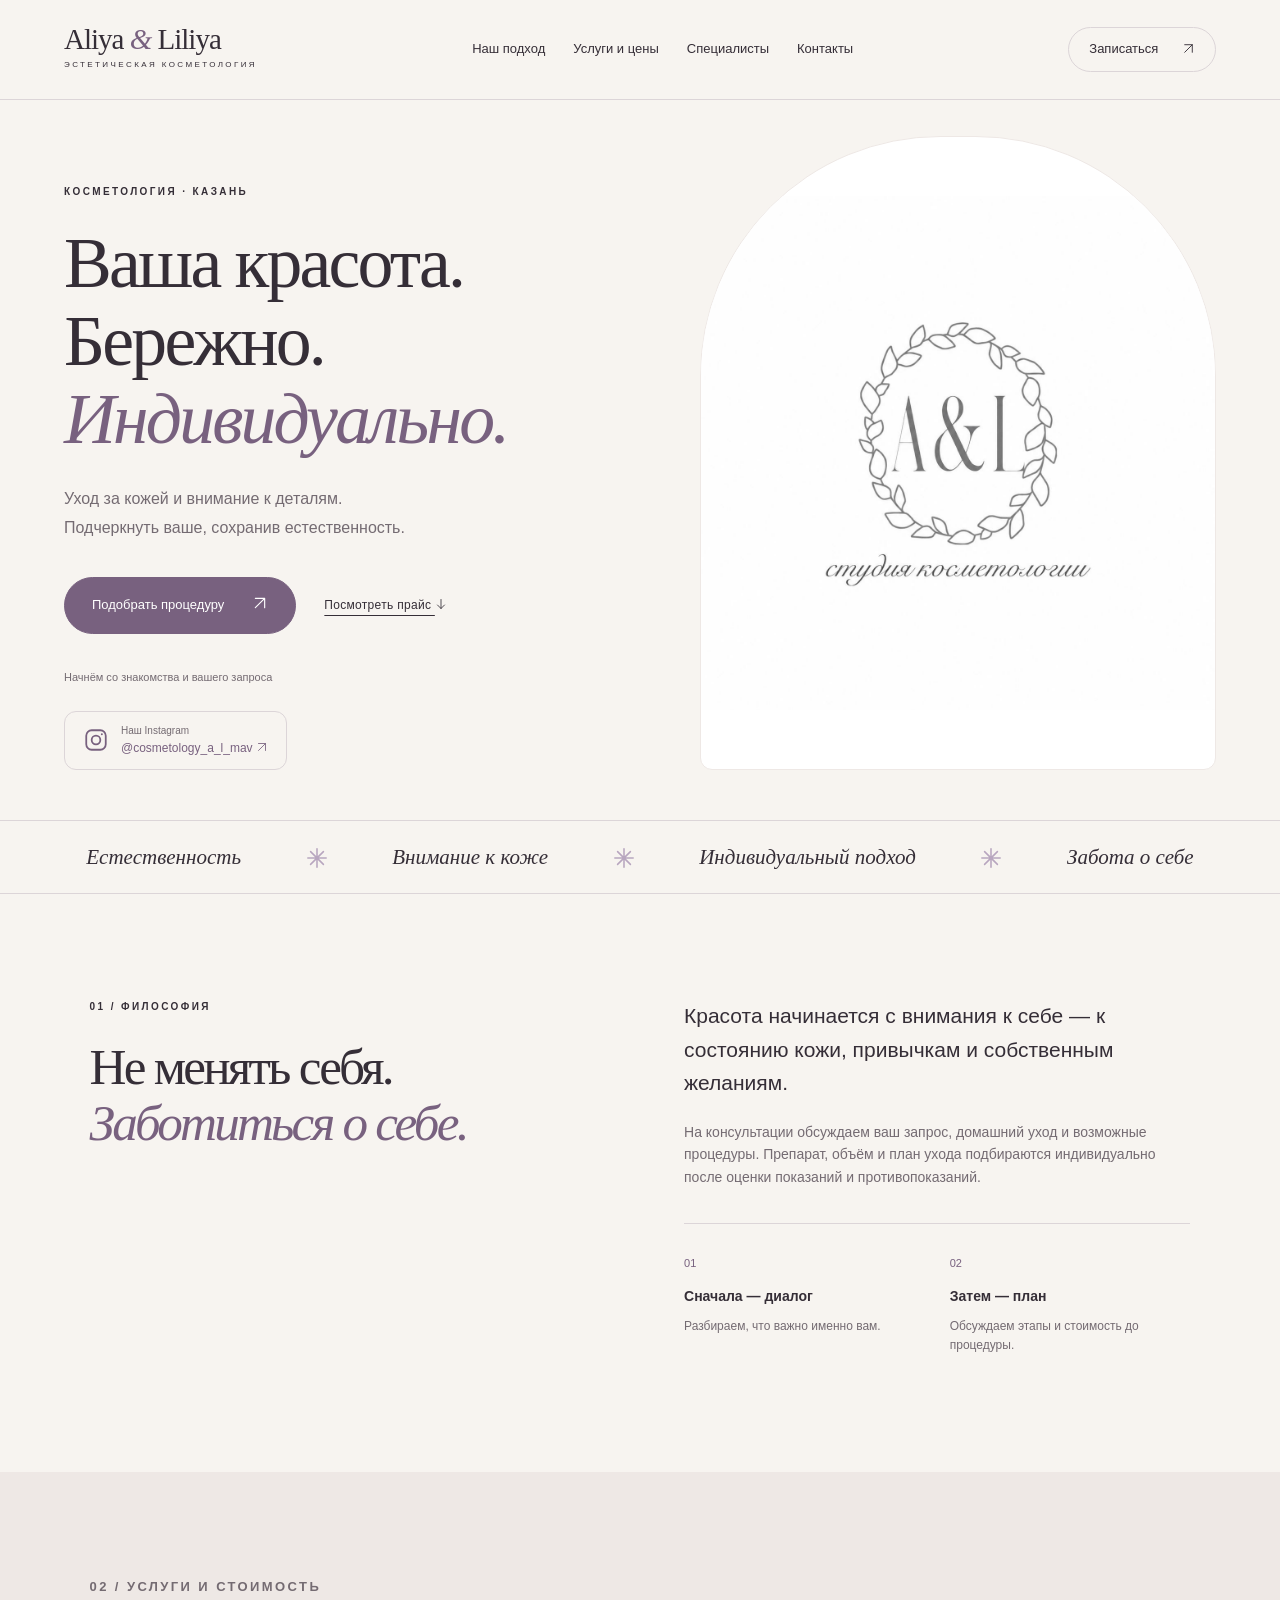
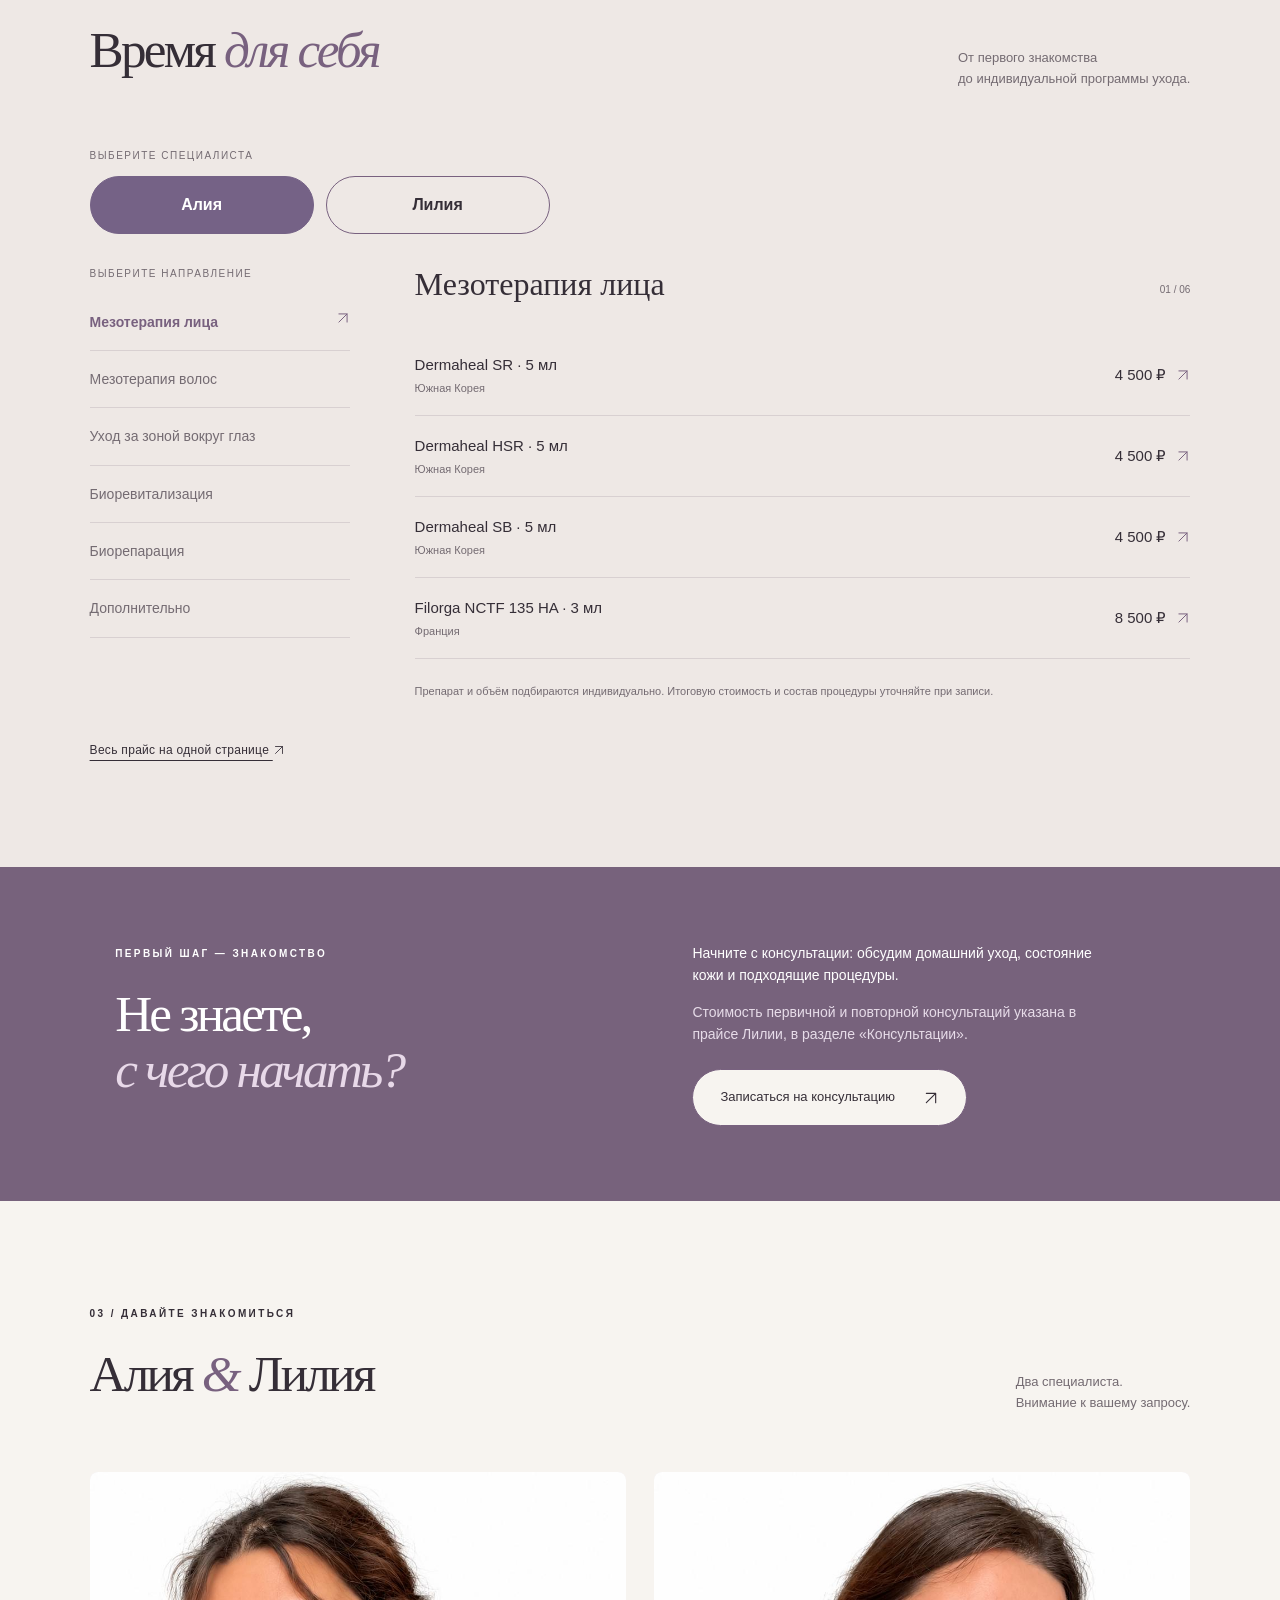
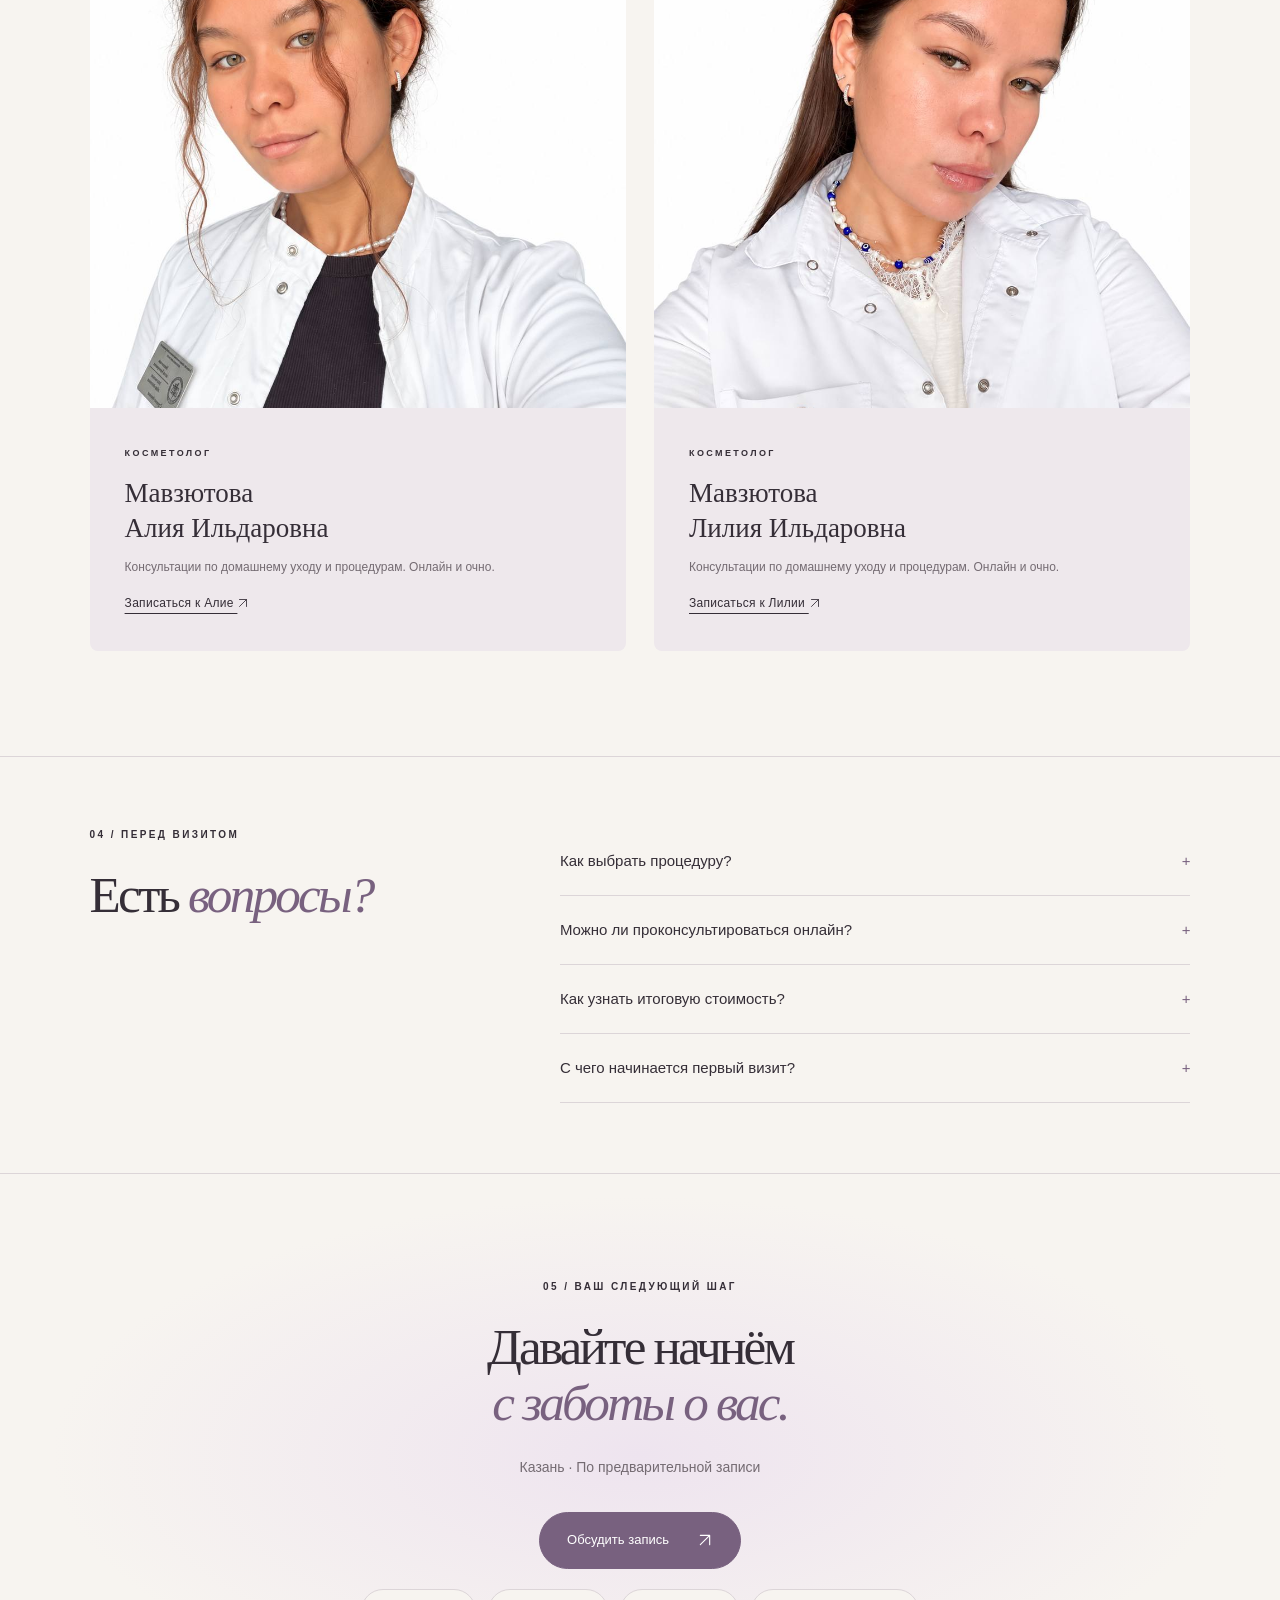
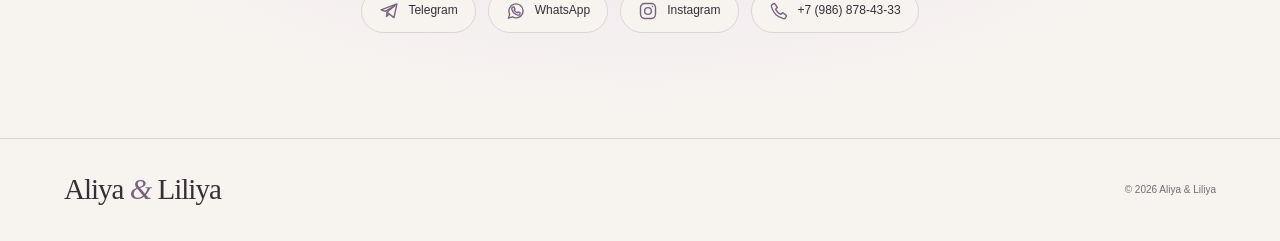
<file: index.html>
<!doctype html>
<html lang="ru">
<head>
<meta charset="utf-8"><meta name="viewport" content="width=device-width,initial-scale=1">
<meta name="theme-color" content="#f5f1ed"><meta name="description" content="Aliya & Liliya — косметология в Казани. Консультации, уходовые процедуры, мезотерапия, биоревитализация и контурная пластика губ. Услуги и цены.">
<title>Aliya & Liliya — косметология в Казани</title>
<link rel="icon" href="assets/favicon.svg" type="image/svg+xml"><link rel="stylesheet" href="style.css?v=9">
<script defer src="config.js?v=9"></script><script defer src="catalog.js?v=9"></script><script defer src="app.js?v=9"></script>
</head>
<body>
<a class="skip" href="#services">Перейти к услугам</a>
<header><a class="brand" href="#home">Aliya <i>&</i> Liliya<span>эстетическая косметология</span></a><nav aria-label="Главная навигация"><a href="#approach">Наш подход</a><a href="#services">Услуги и цены</a><a href="#specialists">Специалисты</a><a href="#contacts">Контакты</a></nav><button class="small-btn" data-book>Записаться <span><svg class="ui-icon" viewBox="0 0 24 24" fill="none" stroke="currentColor" stroke-width="1.7" stroke-linecap="round" stroke-linejoin="round" aria-hidden="true" focusable="false"><path d="M5 19 19 5M5 5h14v14"/></svg></span></button><button class="menu-toggle" aria-label="Открыть меню" aria-expanded="false"><svg class="ui-icon" viewBox="0 0 24 24" fill="none" stroke="currentColor" stroke-width="1.7" stroke-linecap="round" stroke-linejoin="round" aria-hidden="true" focusable="false"><path d="M4 6h16M4 12h16M4 18h16"/></svg></button></header>
<main>
<section class="hero" id="home"><div class="hero-copy"><p class="eyebrow">КОСМЕТОЛОГИЯ · КАЗАНЬ</p><h1>Ваша красота.<br>Бережно.<br><em>Индивидуально.</em></h1><p class="intro">Уход за кожей и внимание к деталям.<br>Подчеркнуть ваше, сохранив естественность.</p><div class="actions"><button class="button" data-book>Подобрать процедуру <span><svg class="ui-icon" viewBox="0 0 24 24" fill="none" stroke="currentColor" stroke-width="1.7" stroke-linecap="round" stroke-linejoin="round" aria-hidden="true" focusable="false"><path d="M5 19 19 5M5 5h14v14"/></svg></span></button><a class="text-link" href="#services">Посмотреть прайс <svg class="ui-icon" viewBox="0 0 24 24" fill="none" stroke="currentColor" stroke-width="1.7" stroke-linecap="round" stroke-linejoin="round" aria-hidden="true" focusable="false"><path d="M12 3v18m-7-7 7 7 7-7"/></svg></a></div><p class="hero-note">Начнём со знакомства и вашего запроса</p><a class="instagram-link" href="https://www.instagram.com/cosmetology_a_l_mav/" target="_blank" rel="noopener noreferrer"><img class="contact-icon hero-social-icon" src="assets/icon-instagram.svg" width="26" height="26" alt="" aria-hidden="true"><span>Наш Instagram<strong>@cosmetology_a_l_mav <svg class="ui-icon" viewBox="0 0 24 24" fill="none" stroke="currentColor" stroke-width="1.7" stroke-linecap="round" stroke-linejoin="round" aria-hidden="true" focusable="false"><path d="M5 19 19 5M5 5h14v14"/></svg></strong></span></a></div><div class="hero-art"><img class="studio-logo" src="assets/studio-logo.jpg" alt="A&amp;L — студия косметологии" width="1254" height="1254" fetchpriority="high"></div></section>
<div class="ticker" aria-hidden="true"><span>Естественность</span><b><svg class="ui-icon" viewBox="0 0 24 24" fill="none" stroke="currentColor" stroke-width="1.7" stroke-linecap="round" stroke-linejoin="round" aria-hidden="true" focusable="false"><path d="M12 2v20M2 12h20M5 5l14 14M5 19 19 5"/></svg></b><span>Внимание к коже</span><b><svg class="ui-icon" viewBox="0 0 24 24" fill="none" stroke="currentColor" stroke-width="1.7" stroke-linecap="round" stroke-linejoin="round" aria-hidden="true" focusable="false"><path d="M12 2v20M2 12h20M5 5l14 14M5 19 19 5"/></svg></b><span>Индивидуальный подход</span><b><svg class="ui-icon" viewBox="0 0 24 24" fill="none" stroke="currentColor" stroke-width="1.7" stroke-linecap="round" stroke-linejoin="round" aria-hidden="true" focusable="false"><path d="M12 2v20M2 12h20M5 5l14 14M5 19 19 5"/></svg></b><span>Забота о себе</span></div>
<section class="approach section" id="approach"><div><p class="eyebrow">01 / ФИЛОСОФИЯ</p><h2>Не менять себя.<br><em>Заботиться о себе.</em></h2></div><div class="approach-right"><p class="lead">Красота начинается с внимания к себе — к состоянию кожи, привычкам и собственным желаниям.</p><p>На консультации обсуждаем ваш запрос, домашний уход и возможные процедуры. Препарат, объём и план ухода подбираются индивидуально после оценки показаний и противопоказаний.</p><div class="principles"><div><span>01</span><h3>Сначала — диалог</h3><p>Разбираем, что важно именно вам.</p></div><div><span>02</span><h3>Затем — план</h3><p>Обсуждаем этапы и стоимость до процедуры.</p></div></div></div></section>
<section class="price-section section" id="services"><div class="section-heading"><div><p class="eyebrow">02 / УСЛУГИ И СТОИМОСТЬ</p><h2>Время <em>для себя</em></h2></div><p>От первого знакомства<br>до индивидуальной программы ухода.</p></div><p class="category-hint">Выберите специалиста</p><div class="specialist-picker" role="group" aria-label="Специалист"></div><div class="price-layout"><div class="category-picker"><p class="category-hint">Выберите направление</p><div class="categories" role="group" aria-label="Категории услуг"></div></div><div class="price-content"><div class="price-head"><h3 id="category-title"></h3><span id="category-count"></span></div><p id="category-description"></p><div id="price-list" aria-live="polite"></div><p class="price-note">Препарат и объём подбираются индивидуально. Итоговую стоимость и состав процедуры уточняйте при записи.</p></div></div><noscript><p>Для просмотра интерактивного прайса включите JavaScript. Для полной страницы прайса также нужен JavaScript.</p></noscript><a class="text-link full-price" href="price.html">Весь прайс на одной странице <svg class="ui-icon" viewBox="0 0 24 24" fill="none" stroke="currentColor" stroke-width="1.7" stroke-linecap="round" stroke-linejoin="round" aria-hidden="true" focusable="false"><path d="M5 19 19 5M5 5h14v14"/></svg></a></section>
<section class="consultation"><div><p class="eyebrow">ПЕРВЫЙ ШАГ — ЗНАКОМСТВО</p><h2>Не знаете,<br><em>с чего начать?</em></h2></div><div><p>Начните с консультации: обсудим домашний уход, состояние кожи и подходящие процедуры.</p><p class="consult-note">Стоимость первичной и повторной консультаций указана в прайсе Лилии, в разделе «Консультации».</p><button class="button light" data-book="Первичная консультация — Лилия Ильдаровна">Записаться на консультацию <svg class="ui-icon" viewBox="0 0 24 24" fill="none" stroke="currentColor" stroke-width="1.7" stroke-linecap="round" stroke-linejoin="round" aria-hidden="true" focusable="false"><path d="M5 19 19 5M5 5h14v14"/></svg></button></div></section>
<section class="section" id="specialists"><p class="eyebrow">03 / ДАВАЙТЕ ЗНАКОМИТЬСЯ</p><div class="section-heading"><h2>Алия <em>&</em> Лилия</h2><p>Два специалиста.<br>Внимание к вашему запросу.</p></div><div class="team"><article><img class="specialist-photo photo-aliya" src="assets/aliya-white.jpg" alt="Алия Ильдаровна" width="960" height="1280" loading="lazy"><div><span class="eyebrow">КОСМЕТОЛОГ</span><h3>Мавзютова<br>Алия Ильдаровна</h3><p>Консультации по домашнему уходу и процедурам. Онлайн и очно.</p><button class="text-link" data-book="Консультация — Алия Ильдаровна">Записаться к Алие <svg class="ui-icon" viewBox="0 0 24 24" fill="none" stroke="currentColor" stroke-width="1.7" stroke-linecap="round" stroke-linejoin="round" aria-hidden="true" focusable="false"><path d="M5 19 19 5M5 5h14v14"/></svg></button></div></article><article><img class="specialist-photo photo-liliya" src="assets/liliya-white.jpg" alt="Лилия Ильдаровна" width="960" height="1280" loading="lazy"><div><span class="eyebrow">КОСМЕТОЛОГ</span><h3>Мавзютова<br>Лилия Ильдаровна</h3><p>Консультации по домашнему уходу и процедурам. Онлайн и очно.</p><button class="text-link" data-book="Консультация — Лилия Ильдаровна">Записаться к Лилии <svg class="ui-icon" viewBox="0 0 24 24" fill="none" stroke="currentColor" stroke-width="1.7" stroke-linecap="round" stroke-linejoin="round" aria-hidden="true" focusable="false"><path d="M5 19 19 5M5 5h14v14"/></svg></button></div></article></div></section>
<section class="faq section"><div><p class="eyebrow">04 / ПЕРЕД ВИЗИТОМ</p><h2>Есть <em>вопросы?</em></h2></div><div><details><summary>Как выбрать процедуру?<span>+</span></summary><p>Если пока не определились, выберите консультацию. Сначала обсудим ваш запрос и уход, затем возможный план процедур.</p></details><details><summary>Можно ли проконсультироваться онлайн?<span>+</span></summary><p>Да. В прайсе предусмотрены онлайн- и офлайн-консультации по домашнему уходу и процедурам. Необходимость очного осмотра обсуждается индивидуально.</p></details><details><summary>Как узнать итоговую стоимость?<span>+</span></summary><p>В прайсе указаны цены услуг и объёмы там, где они предусмотрены. Выберите мастера и нужную категорию, чтобы посмотреть актуальную стоимость. Перед записью уточните состав выбранной процедуры и необходимость дополнительных услуг.</p></details><details><summary>С чего начинается первый визит?<span>+</span></summary><p>Со знакомства и обсуждения вашего запроса. Сообщите специалисту о заболеваниях, принимаемых препаратах, аллергиях и ранее проведённых процедурах.</p></details></div></section>
<section class="contacts section" id="contacts"><p class="eyebrow">05 / ВАШ СЛЕДУЮЩИЙ ШАГ</p><h2>Давайте начнём<br><em>с заботы о вас.</em></h2><p id="location">Казань · по предварительной записи</p><div class="actions"><button class="button" data-book>Обсудить запись <svg class="ui-icon" viewBox="0 0 24 24" fill="none" stroke="currentColor" stroke-width="1.7" stroke-linecap="round" stroke-linejoin="round" aria-hidden="true" focusable="false"><path d="M5 19 19 5M5 5h14v14"/></svg></button><div id="contact-links"></div></div></section>
</main><footer><a class="brand" href="#home">Aliya <i>&</i> Liliya</a><span>© <span id="year">2026</span> Aliya & Liliya</span></footer>
<dialog id="booking"><button class="close" aria-label="Закрыть">×</button><p class="eyebrow">ЗАПИСЬ НА КОНСУЛЬТАЦИЮ И ПРОЦЕДУРЫ</p><h2>Начнём <em>с диалога</em></h2><p id="booking-help"></p><label for="message">Сообщение для записи</label><textarea id="message" rows="4"></textarea><div id="booking-links"></div><button class="button" id="copy">Скопировать сообщение</button><p id="copy-status" role="status"></p><p class="dialog-note">Запись считается подтверждённой после согласования со специалистом.</p></dialog>
</body></html>
</file>
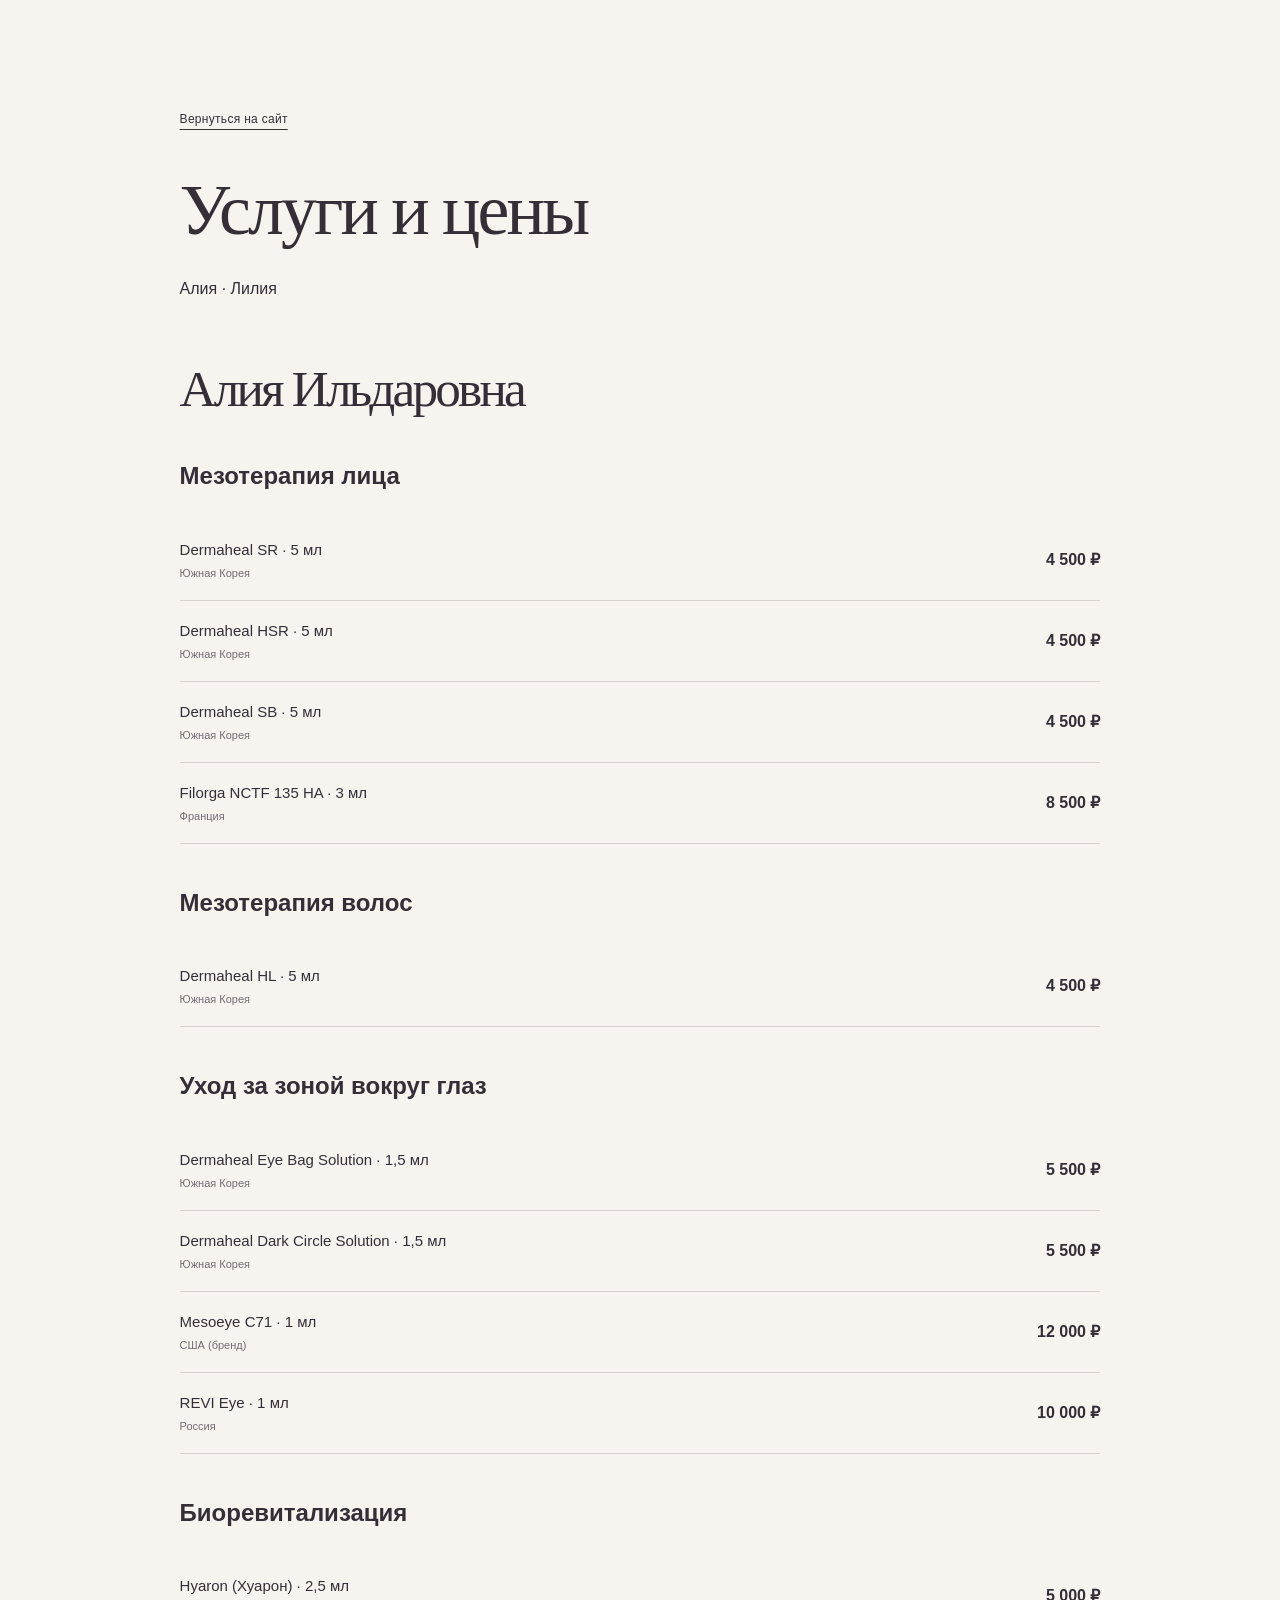
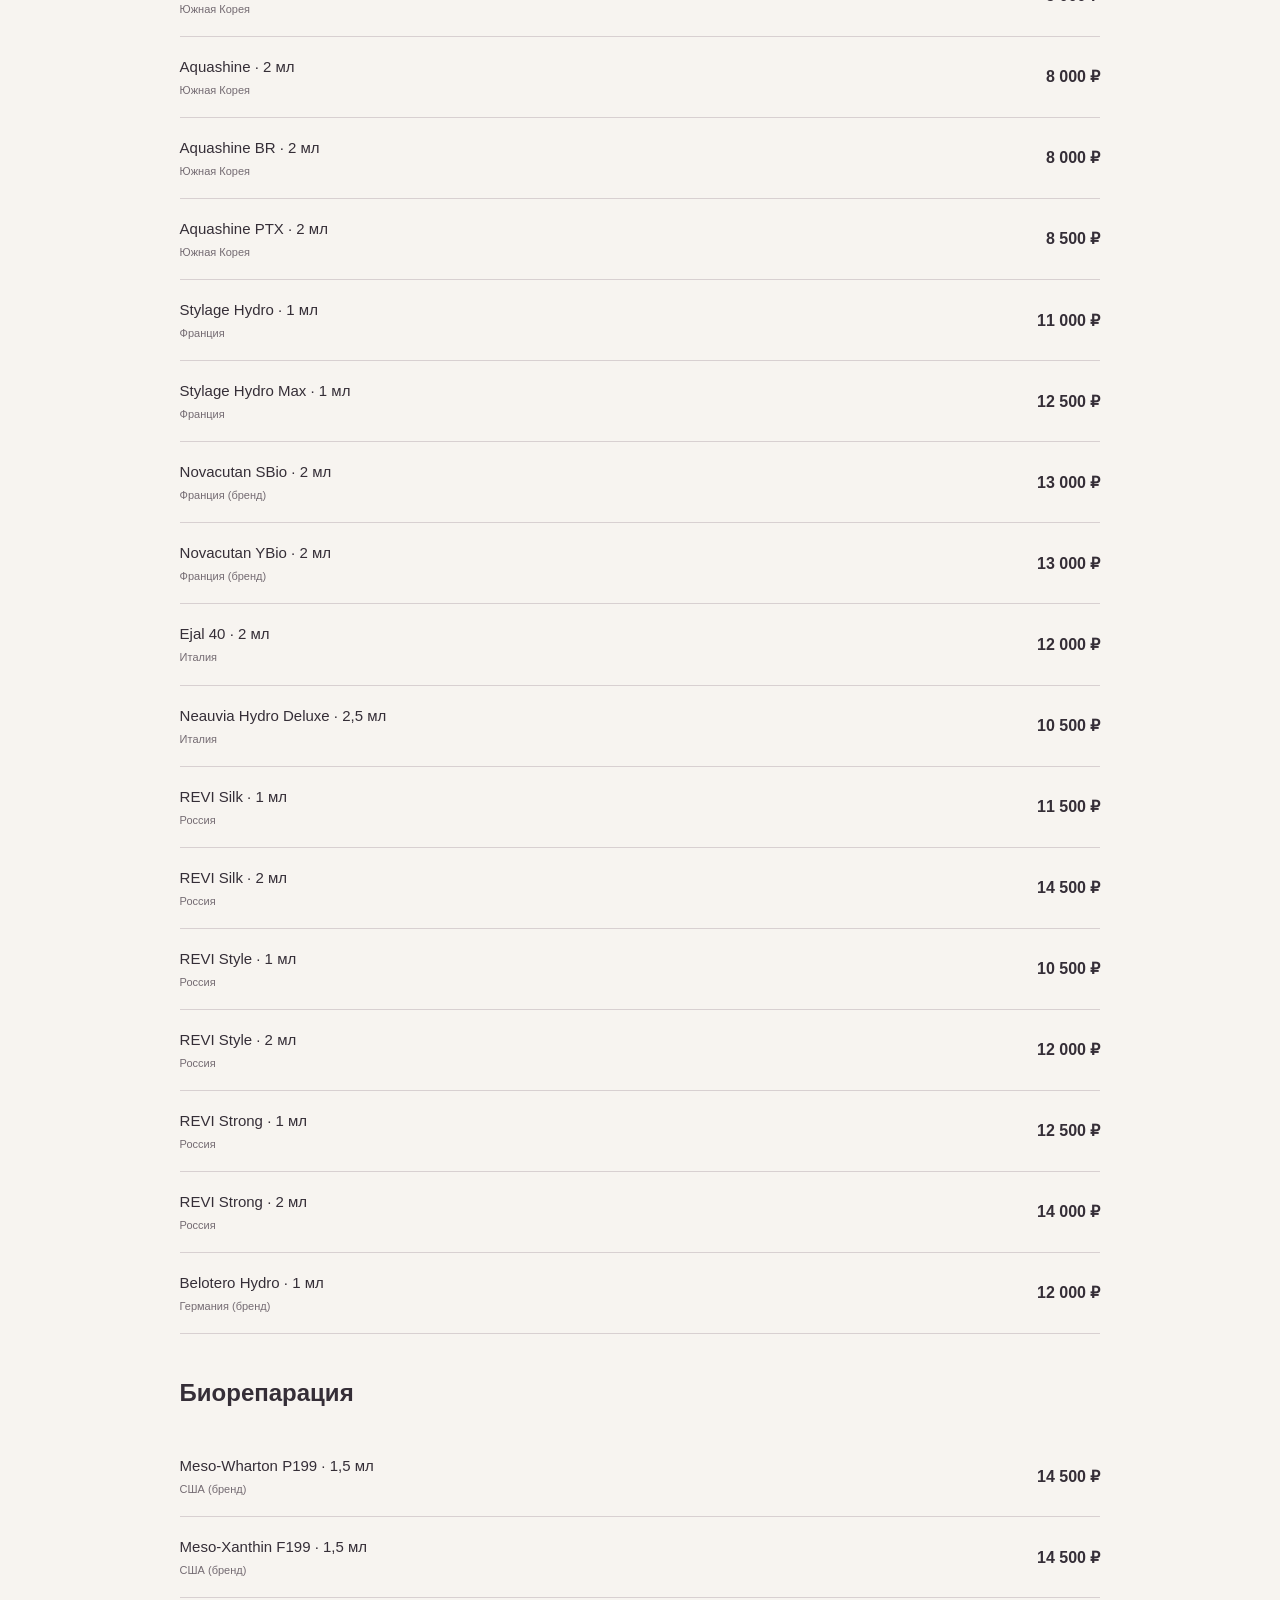
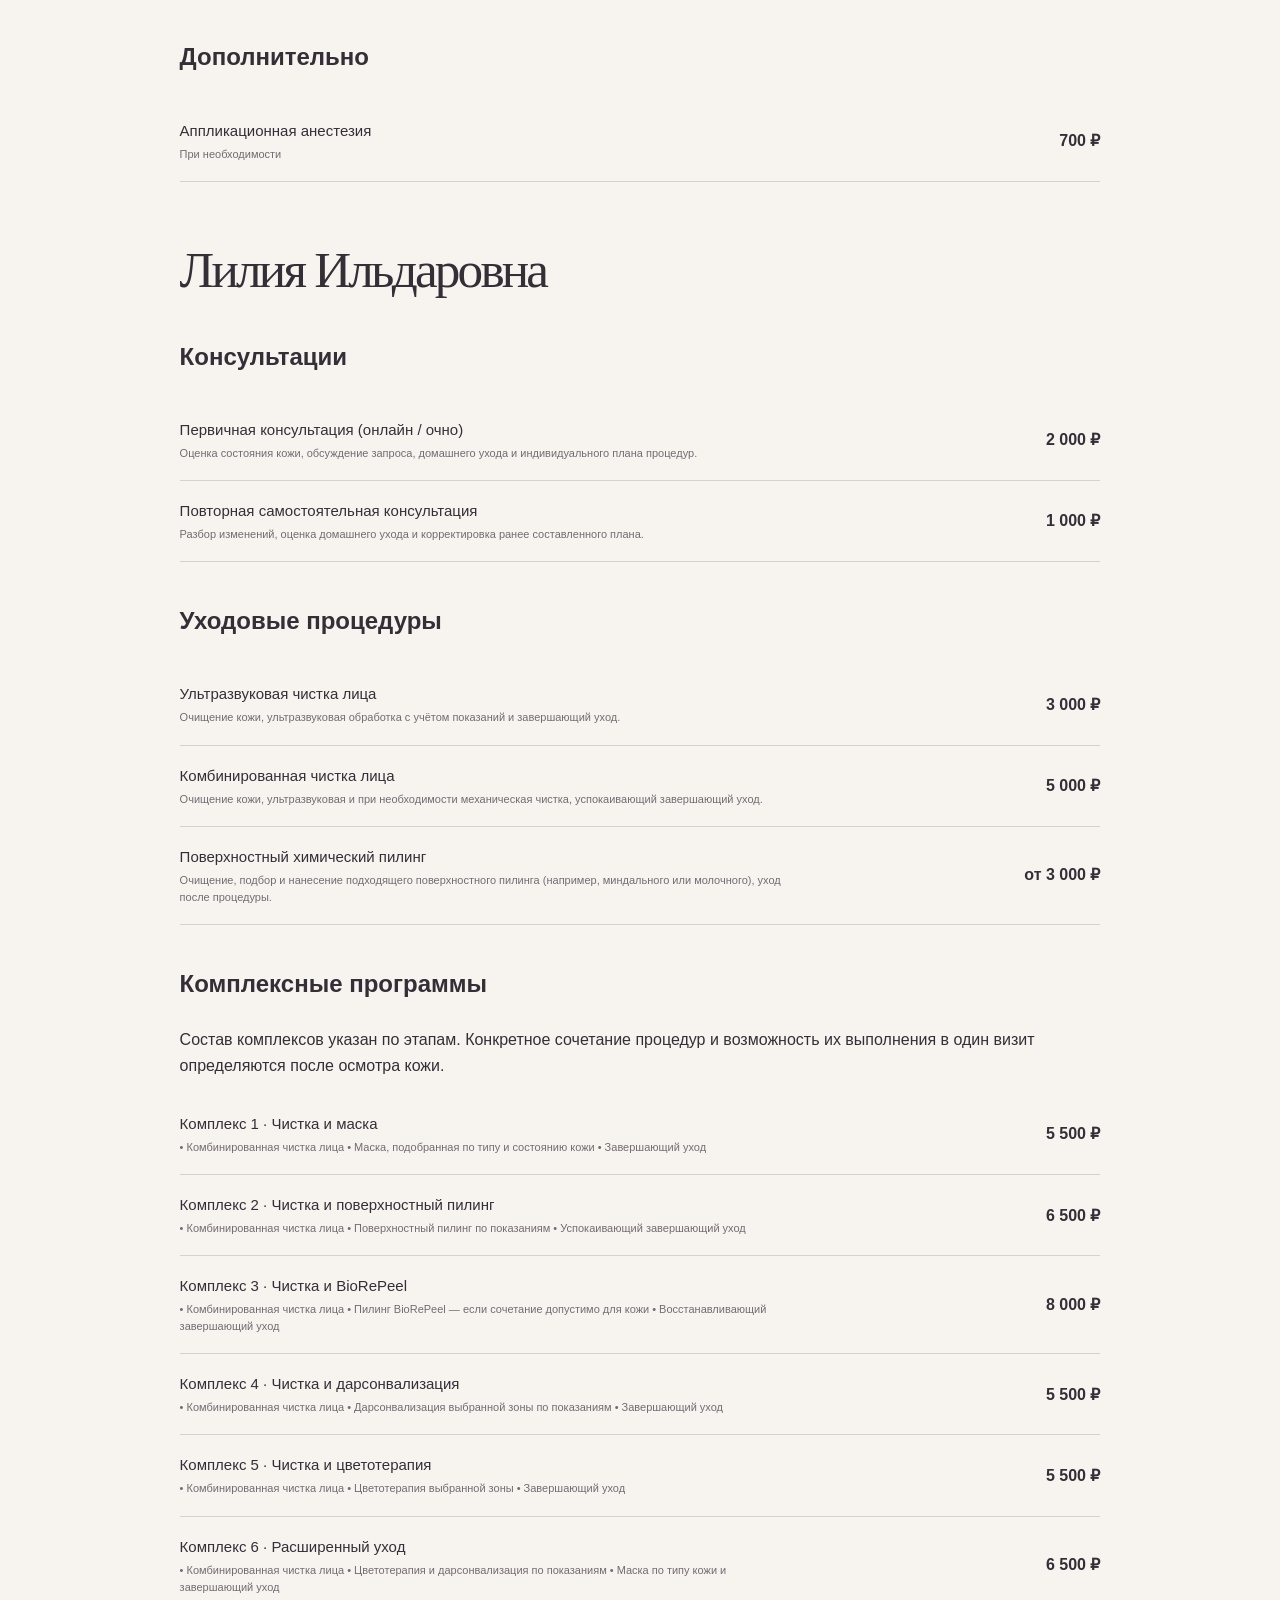
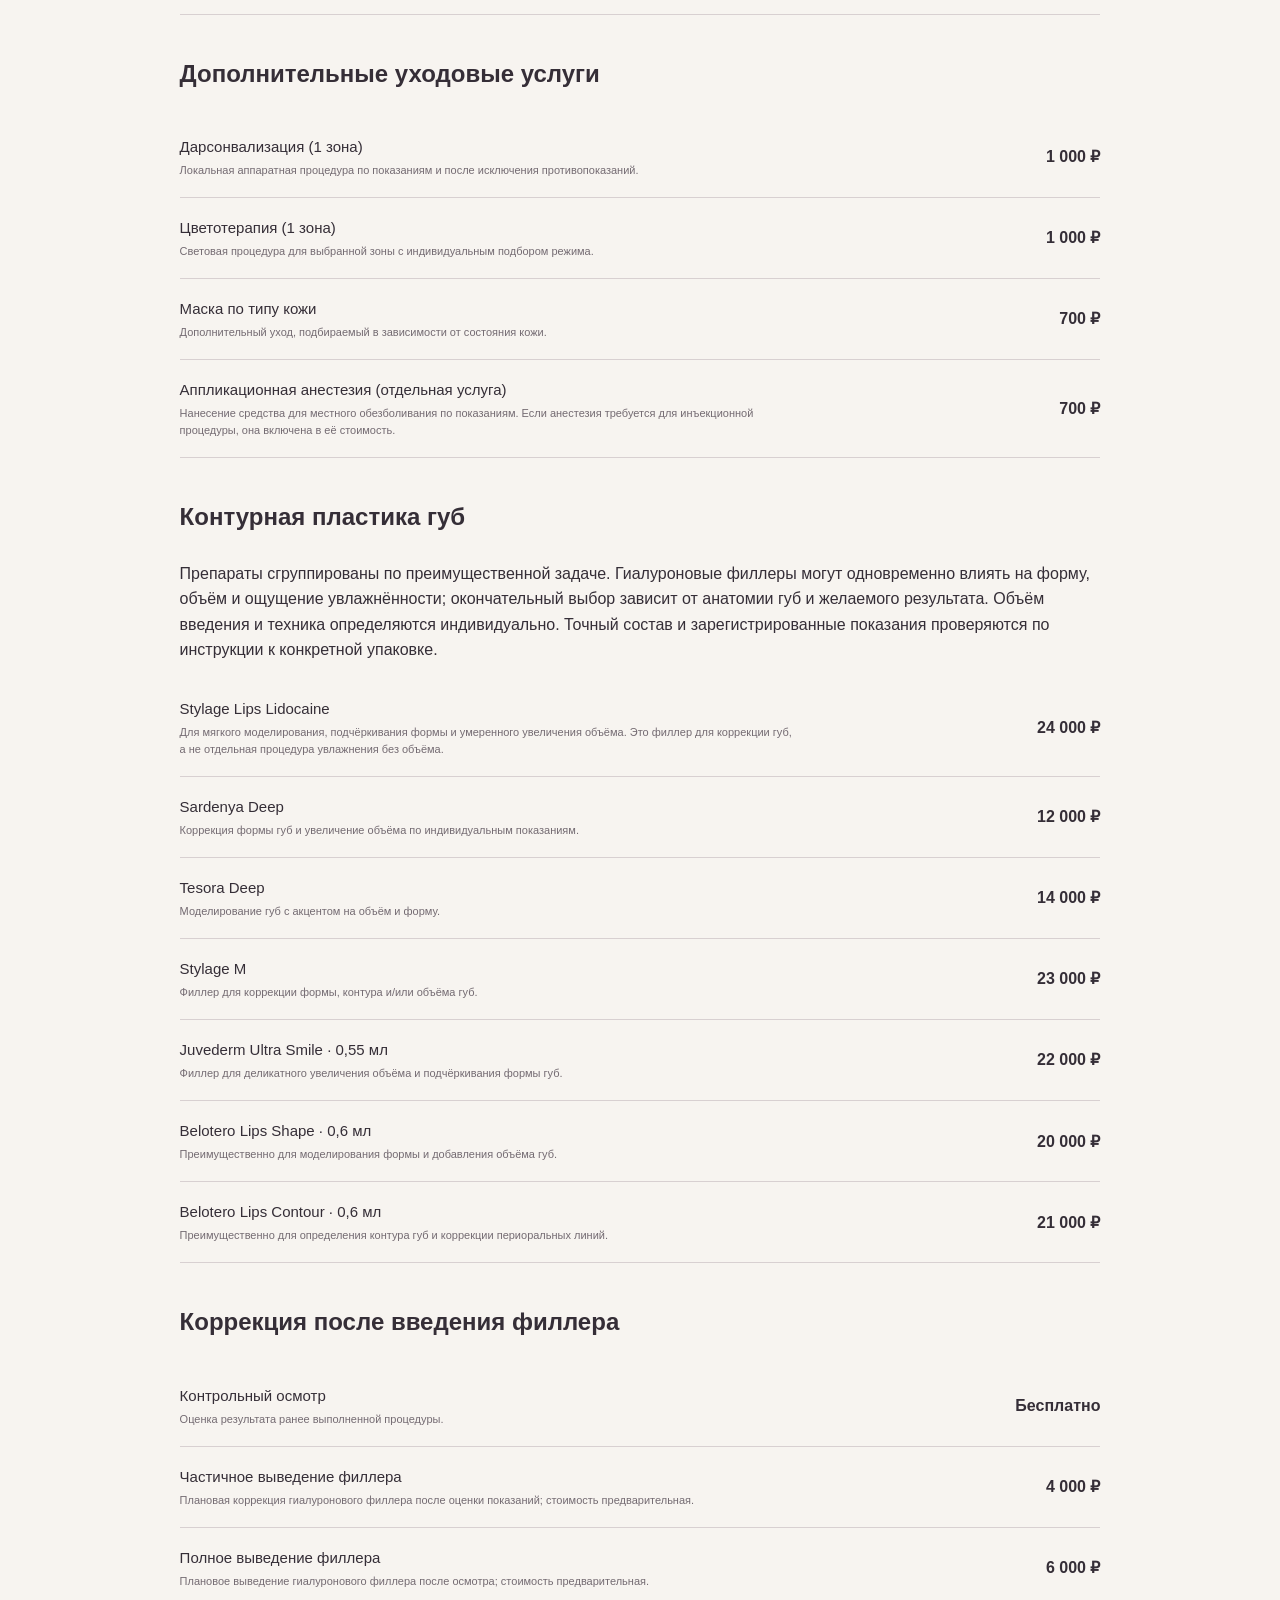
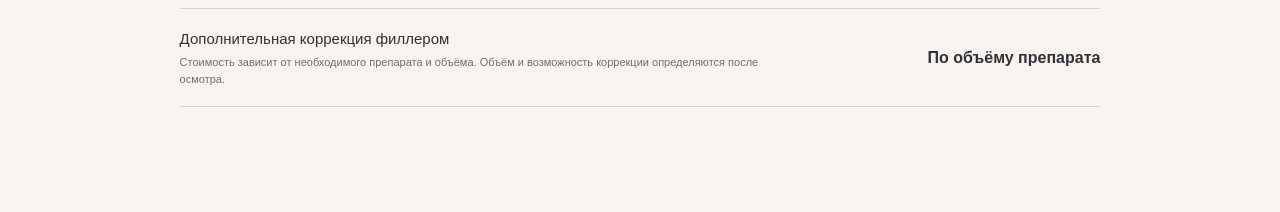
<file: price.html>
<!doctype html>
<html lang="ru">
<head>
<meta charset="utf-8">
<meta name="viewport" content="width=device-width,initial-scale=1">
<title>Полный прайс — Aliya &amp; Liliya</title>
<link rel="stylesheet" href="style.css?v=9">
<script defer src="catalog.js?v=9"></script>
<script defer src="price.js?v=9"></script>
</head>
<body>
<main class="section price-document" style="max-width:1100px;margin:auto">
<a class="text-link" href="index.html#services">Вернуться на сайт</a>
<h1 style="margin-top:40px">Услуги и цены</h1>
<p id="price-navigation" aria-label="Специалисты"></p>
<div id="full-price"></div>
<noscript><p>Включите JavaScript, чтобы увидеть актуальный прайс.</p></noscript>
</main>
</body>
</html>
</file>
<file: style.css>
:root{--paper:#f7f4f0;--ink:#352e37;--muted:#746b72;--purple:#78617f;--line:#dcd5d8;--pale:#eee7ef}*{box-sizing:border-box}html{scroll-behavior:smooth;scroll-padding-top:100px}body{margin:0;background:var(--paper);color:var(--ink);font:16px/1.6 Arial,sans-serif}button,a{-webkit-tap-highlight-color:transparent}a{color:inherit;text-decoration:none}button{font:inherit;cursor:pointer}button:focus-visible,a:focus-visible,summary:focus-visible,textarea:focus-visible{outline:3px solid #a482af;outline-offset:5px}header{height:100px;padding:0 5%;display:flex;align-items:center;justify-content:space-between;gap:28px;border-bottom:1px solid var(--line);background:var(--paper);position:relative;z-index:10}.brand{font:29px/1.1 Georgia,serif;white-space:nowrap;letter-spacing:-1px}.brand i{color:var(--purple)}.brand span{display:block;font:8px/2.5 Arial,sans-serif;letter-spacing:2.4px;text-transform:uppercase}nav{display:flex;gap:28px;font-size:13px}nav a:hover,.text-link:hover{color:var(--purple)}.small-btn{background:none;border:1px solid var(--line);padding:11px 20px;border-radius:30px;font-size:13px}.small-btn span{margin-left:20px}.menu-toggle{display:none}.hero{display:grid;grid-template-columns:1.12fr 1fr;min-height:710px;padding:36px 5% 50px;gap:5%}.hero-copy{padding-top:48px}.eyebrow{font-size:10px;letter-spacing:2.4px;font-weight:600;margin:0 0 24px}h1,h2,h3,p{margin-top:0}h1,h2{font-family:Georgia,'Times New Roman',serif;font-weight:400;letter-spacing:-2.8px;line-height:1.09}h1{font-size:clamp(48px,5.6vw,86px);margin-bottom:27px}em{font-weight:400;color:var(--purple)}.intro{color:var(--muted);font-size:16px;line-height:1.8}.actions{display:flex;align-items:center;gap:28px;flex-wrap:wrap;margin-top:34px}.button{display:inline-flex;justify-content:center;gap:28px;align-items:center;background:var(--purple);color:white;border:1px solid var(--purple);border-radius:50px;padding:17px 27px;font-size:13px;transition:background .2s,transform .2s}.button:hover{background:#604d66;transform:translateY(-2px)}.text-link{font-size:12px;letter-spacing:.3px;background:none;border:0;padding:0;text-decoration:underline;text-underline-offset:6px}.hero-note{font-size:11px;color:var(--muted);margin:35px 0 0}.hero-art{position:relative;min-height:610px;border-radius:240px 240px 8px 8px;background:#fff;background-size:auto 410%;background-position:52% top;overflow:hidden}.art-label{position:absolute;left:0;right:0;bottom:90px;text-align:center;color:#fff;font-size:11px;letter-spacing:4px;text-shadow:0 1px 15px #80695f}.art-label i{font:italic 43px Georgia,serif;letter-spacing:-1px}.art-bottom{position:absolute;bottom:25px;left:28px;right:28px;display:flex;justify-content:space-between;color:#fff;font-size:8px;letter-spacing:2px}.ticker{border-block:1px solid var(--line);display:flex;justify-content:space-around;align-items:center;gap:20px;padding:23px 5%;font:italic 21px Georgia,serif}.ticker b{font:22px Arial;color:#b8a6bf}.section{padding:105px 7%;scroll-margin-top:15px}h2{font-size:clamp(40px,4vw,60px);margin-bottom:25px}.approach{display:grid;grid-template-columns:1fr 1fr;gap:8%}.lead{font-size:21px;line-height:1.6}.approach-right>p:not(.lead){color:var(--muted);font-size:14px}.principles{display:grid;grid-template-columns:1fr 1fr;gap:25px;margin-top:35px;border-top:1px solid var(--line);padding-top:25px}.principles span{font-size:11px;color:var(--purple)}.principles h3{font-size:14px;margin:10px 0}.principles p{font-size:12px;color:var(--muted)}.price-section{background:#eee8e5}.section-heading{display:flex;justify-content:space-between;align-items:end;gap:30px;margin-bottom:45px}.section-heading p{font-size:13px;color:var(--muted)}.price-layout{display:grid;grid-template-columns:260px 1fr;gap:65px}.categories{display:flex;flex-direction:column;align-items:stretch}.categories button{padding:17px 0;text-align:left;background:none;border:0;border-bottom:1px solid #d8d0d1;font-size:14px;display:flex;justify-content:space-between;color:var(--muted)}.categories button[aria-pressed=true]{color:var(--purple);font-weight:bold}.categories button[aria-pressed=true]:after{content:''}.price-head{display:flex;justify-content:space-between;gap:15px;align-items:center}.price-head h3{font:32px Georgia,serif;margin-bottom:12px}.price-head span{font-size:10px;color:var(--muted);white-space:nowrap}#category-description{font-size:13px;color:var(--muted);margin-bottom:20px}.price-row{display:flex;justify-content:space-between;align-items:center;border-bottom:1px solid #d8d0d1;padding:18px 0;gap:24px}.price-row h4{margin:0;font-size:15px;font-weight:400}.price-row small{font-size:11px;color:var(--muted);display:block;margin-top:3px}.price-row button{background:none;border:0;white-space:nowrap;color:var(--ink);font-size:15px;padding:8px 0 8px 10px}.price-row button:after{content:'';color:var(--purple);margin-left:10px}.price-note{font-size:11px;color:var(--muted);margin-top:24px}.full-price{display:inline-block;margin-top:30px}.consultation{background:#77627c;color:#fff;padding:75px 9%;display:grid;grid-template-columns:1fr 1fr;gap:10%;align-items:center}.consultation em{color:#e8d9e9}.consultation p:not(.eyebrow){font-size:14px;max-width:420px}.consult-price{font:32px Georgia,serif;margin:25px 0 12px}.consult-price span{font:11px Arial,sans-serif;margin-left:15px}.consult-note{color:#e7dce9}.button.light{background:var(--paper);color:var(--ink);margin-top:10px}.team{display:grid;grid-template-columns:1fr 1fr;gap:28px}.team article{padding:35px;background:#eee8ec;display:flex;gap:25px;align-items:center}.initial{font:85px Georgia,serif;color:#bdaac2}.team h3{font:27px/1.3 Georgia,serif;margin:12px 0}.team p{font-size:12px;color:var(--muted);max-width:270px}.team .eyebrow{font-size:9px}.faq{border-block:1px solid var(--line);display:grid;grid-template-columns:.8fr 1.2fr;gap:50px;padding-top:70px;padding-bottom:70px}details{border-bottom:1px solid var(--line);padding:22px 0}summary{cursor:pointer;display:flex;justify-content:space-between;gap:25px;font-size:15px;list-style:none}summary::-webkit-details-marker{display:none}summary span{color:var(--purple)}details[open] summary span{transform:rotate(45deg)}details p{font-size:13px;color:var(--muted);margin:18px 30px 0 0}.contacts{text-align:center;background:radial-gradient(ellipse at center,#eee4ef,transparent 65%)}.contacts .actions{justify-content:center}.contacts>p:not(.eyebrow){font-size:14px;color:var(--muted)}#contact-links{display:flex;gap:18px;font-size:13px}footer{padding:35px 5%;border-top:1px solid var(--line);display:flex;align-items:center;justify-content:space-between;gap:25px}footer p,footer>span{font-size:10px;color:var(--muted);margin:0}dialog{width:min(560px,calc(100% - 32px));padding:45px;border:1px solid var(--line);border-radius:12px;background:var(--paper);color:var(--ink);max-height:90vh;overflow:auto}dialog::backdrop{background:#332b3b80;backdrop-filter:blur(5px)}dialog h2{font-size:40px}dialog p{font-size:13px}dialog label{font-size:12px;display:block;margin-bottom:8px}.close{position:absolute;top:10px;right:16px;border:0;background:none;font-size:30px;color:var(--ink)}textarea{width:100%;padding:14px;background:#fff;border:1px solid var(--line);border-radius:5px;resize:vertical;font:14px/1.6 Arial;color:var(--ink)}#booking-links{display:flex;flex-wrap:wrap;gap:15px;margin:20px 0}#booking-links a{font-size:13px;text-decoration:underline;text-underline-offset:4px}.dialog-note{color:var(--muted);margin-top:22px}.skip{position:fixed;top:-70px;background:#fff;padding:10px;z-index:30}.skip:focus{top:10px}
@media(min-width:1500px){body{max-width:1600px;margin:auto}}@media(max-width:1000px){header{gap:15px}nav{gap:15px;font-size:11px}.hero{min-height:620px;gap:25px}.hero-art{min-height:520px}.hero-copy{padding-top:30px}.price-layout{gap:30px;grid-template-columns:210px 1fr}.team article{padding:25px}.initial{font-size:60px}.team h3{font-size:23px}.section{padding:75px 5%}}
@media(max-width:720px){header{height:82px;padding:0 6%}.brand{font-size:25px}.brand span{font-size:7px}.small-btn{margin-left:auto;font-size:11px;padding:9px 13px}.small-btn span{display:none}.menu-toggle{display:block;background:none;border:0;color:var(--ink);font-size:22px;padding:8px}nav{display:none;position:absolute;top:81px;left:0;right:0;background:var(--paper);padding:25px 6%;border-bottom:1px solid var(--line);font-size:15px;flex-direction:column}nav.open{display:flex}.hero{display:flex;flex-direction:column;padding:35px 6% 30px;gap:35px}.hero-copy{padding:0}h1{font-size:52px;letter-spacing:-2px}h2{letter-spacing:-1.7px}.eyebrow{font-size:9px;margin-bottom:18px}.intro{font-size:14px}.actions{gap:20px;margin-top:25px}.button{font-size:12px;padding:15px 23px}.hero-note{margin-top:24px}.hero-art{height:390px;min-height:390px;border-radius:180px 180px 6px 6px;background-size:auto 410%}.art-label{bottom:70px}.ticker{flex-wrap:wrap;gap:12px 18px;padding:18px;font-size:16px}.ticker span:last-child,.ticker b:last-of-type{display:none}.section{padding:60px 6%}.approach,.faq{grid-template-columns:1fr;gap:20px}.lead{font-size:18px}.section-heading{display:block;margin-bottom:28px}.section-heading>p{margin-bottom:0}.price-layout{display:block}.categories{flex-direction:row;overflow-x:auto;gap:9px;padding-bottom:15px;margin-bottom:25px}.categories button{white-space:nowrap;border:1px solid var(--line);border-radius:25px;padding:10px 16px;font-size:12px}.categories button[aria-pressed=true]{background:var(--purple);color:white;border-color:var(--purple)}.categories button:after{display:none}.price-head h3{font-size:27px}.price-row{gap:14px}.price-row h4{font-size:14px}.price-row button{font-size:13px}.price-row button:after{margin-left:2px}.consultation{padding:55px 6%;grid-template-columns:1fr;gap:15px}.team{grid-template-columns:1fr}.team article{padding:30px}.initial{font-size:80px}.faq{gap:0}.contacts h2{font-size:44px}footer{flex-wrap:wrap;padding:30px 6%}footer .brand{width:100%}dialog{padding:38px 24px}dialog h2{font-size:34px}.price-head span{display:none}}@media(prefers-reduced-motion:reduce){html{scroll-behavior:auto}*,*:before,*:after{transition:none!important}}

/* Обновление: эмблема, портреты, все категории без горизонтальной прокрутки */
.hero-art{display:flex;align-items:center;justify-content:center;background:#fff;border:1px solid #eee8e5;border-radius:240px 240px 12px 12px;min-width:0}
.studio-logo{display:block;width:100%;height:auto;max-height:100%;object-fit:contain}
.instagram-link{display:inline-flex;align-items:center;gap:12px;margin-top:24px;padding:11px 18px;border:1px solid var(--line);border-radius:12px;font-size:10px;color:var(--muted)}
.instagram-link>span:first-child{font-size:30px;color:var(--purple);line-height:1}
.instagram-link strong{display:block;font-size:12px;color:var(--purple);font-weight:500}
.instagram-link:hover{background:var(--pale)}
.team article{display:block;padding:0;overflow:hidden;border-radius:8px}
.specialist-photo{display:block;width:100%;height:auto;aspect-ratio:1/1;object-fit:cover;object-position:center 28%}
.photo-liliya{object-position:center 28%}
.team article>div{padding:30px 35px 36px}
.team p{max-width:100%}
.category-hint{font-size:10px;letter-spacing:1.5px;text-transform:uppercase;color:var(--muted);margin-bottom:12px}
#contact-links{flex-wrap:wrap;justify-content:center;gap:12px}
#contact-links a,#booking-links a{display:inline-flex;align-items:center;justify-content:center;min-height:44px;border:1px solid var(--line);border-radius:24px;padding:10px 17px;font-size:12px;text-decoration:none;background:var(--paper)}
#contact-links a:hover,#booking-links a:hover{background:var(--pale);border-color:var(--purple)}
#booking-links{display:grid;grid-template-columns:1fr 1fr;gap:10px}
#booking-links a[href^="tel:"]{grid-column:1/-1;order:2}
.contacts .actions{flex-direction:column;gap:20px}
@media(max-width:720px){
 .hero-art{height:auto;min-height:0;border-radius:160px 160px 8px 8px;aspect-ratio:1/1}
 .studio-logo{width:100%;height:100%}
 .category-picker{margin-bottom:28px}
 .categories{display:grid;grid-template-columns:minmax(0,1fr) minmax(0,1fr);overflow:visible;gap:8px;margin:0;padding:0}
 .categories button{white-space:normal;overflow-wrap:anywhere;text-align:left;min-height:55px;line-height:1.35;padding:12px;border-radius:12px;align-items:center;font-size:12px;letter-spacing:0}
 .categories button[aria-pressed=true]{box-shadow:0 3px 9px #78617f25}
 .team article>div{padding:25px}
 .specialist-photo{aspect-ratio:1/1}
 #contact-links{max-width:100%;gap:9px}
 #booking-links{grid-template-columns:1fr}
}

/* Локальные векторные иконки каналов связи */
.contact-icon{display:block;width:20px;height:20px;flex:0 0 20px;object-fit:contain}
#contact-links a,#booking-links a{gap:9px}
.instagram-link .hero-social-icon{width:26px;height:26px;flex-basis:26px}

/* На десктопе телефон занимает свободную ячейку под WhatsApp. */
@media(min-width:721px){
 #booking-links a[href^="tel:"]{grid-column:auto;white-space:nowrap}
}

/* Единая векторная графика вместо системных emoji. */
html{-webkit-text-size-adjust:100%;text-size-adjust:100%}
button{-webkit-appearance:none;appearance:none;color:inherit}
.button{color:#fff}.button.light{color:var(--ink)}.small-btn{color:var(--ink)}
.ui-icon{display:inline-block;width:1em;height:1em;vertical-align:-.12em;flex-shrink:0}
.button>.ui-icon,.button>span>.ui-icon{width:16px;height:16px}
.menu-toggle .ui-icon{width:22px;height:22px;vertical-align:middle}
.ticker b .ui-icon{width:22px;height:22px;vertical-align:middle}
.categories button[aria-pressed=true]:after,.price-row button:after{
 content:'';display:inline-block;width:14px;height:14px;flex:0 0 14px;background:currentColor;
 -webkit-mask:url('assets/ui-arrow-up-right.svg') center/contain no-repeat;
 mask:url('assets/ui-arrow-up-right.svg') center/contain no-repeat;
 vertical-align:-2px;
}
.hero-copy,.hero-art,.price-content,.approach>div,.faq>div{min-width:0}
@media(max-width:720px){
 h1{font-size:clamp(28px,8.8vw,52px);letter-spacing:-1.6px}
 h2{font-size:clamp(28px,8.4vw,44px);letter-spacing:-1.4px}
 .contacts h2{font-size:clamp(30px,9vw,44px)}
 .hero-copy,.approach h2{overflow-wrap:normal}
 .categories button[aria-pressed=true]:after{display:none}
 .ticker{justify-content:center}
 .ticker span{max-width:100%}
 header{gap:10px}
 header .brand{font-size:clamp(20px,5.9vw,25px)}
 header .brand span{font-size:6px;letter-spacing:1.6px}
 .small-btn{flex-shrink:0}
}

/* Specialist-specific price lists */
.specialist-picker{display:grid;grid-template-columns:repeat(2,minmax(0,1fr));gap:12px;max-width:460px;margin:12px 0 32px}
.specialist-picker button{font:inherit;font-weight:600;border:1px solid var(--purple,#786a91);border-radius:30px;padding:15px 24px;background:transparent;color:var(--ink,#292632);cursor:pointer}
.specialist-picker button[aria-pressed="true"]{background:#756286;color:white;border-color:#756286}
.specialist-picker button:focus-visible{outline:2px solid #756286;outline-offset:4px}
.price-row small{line-height:1.55;display:block;max-width:620px}
.price-row>button{max-width:210px;white-space:normal;text-align:right;flex-shrink:0}
.price-document section{margin-top:40px}.price-document h2{margin-top:60px}.price-document h3{font-size:24px}
@media(max-width:720px){.specialist-picker{max-width:none}.price-row>button{max-width:145px}.price-document .price-row{align-items:flex-start}.price-document .price-row strong{max-width:145px;text-align:right;flex-shrink:0}}
</file>
